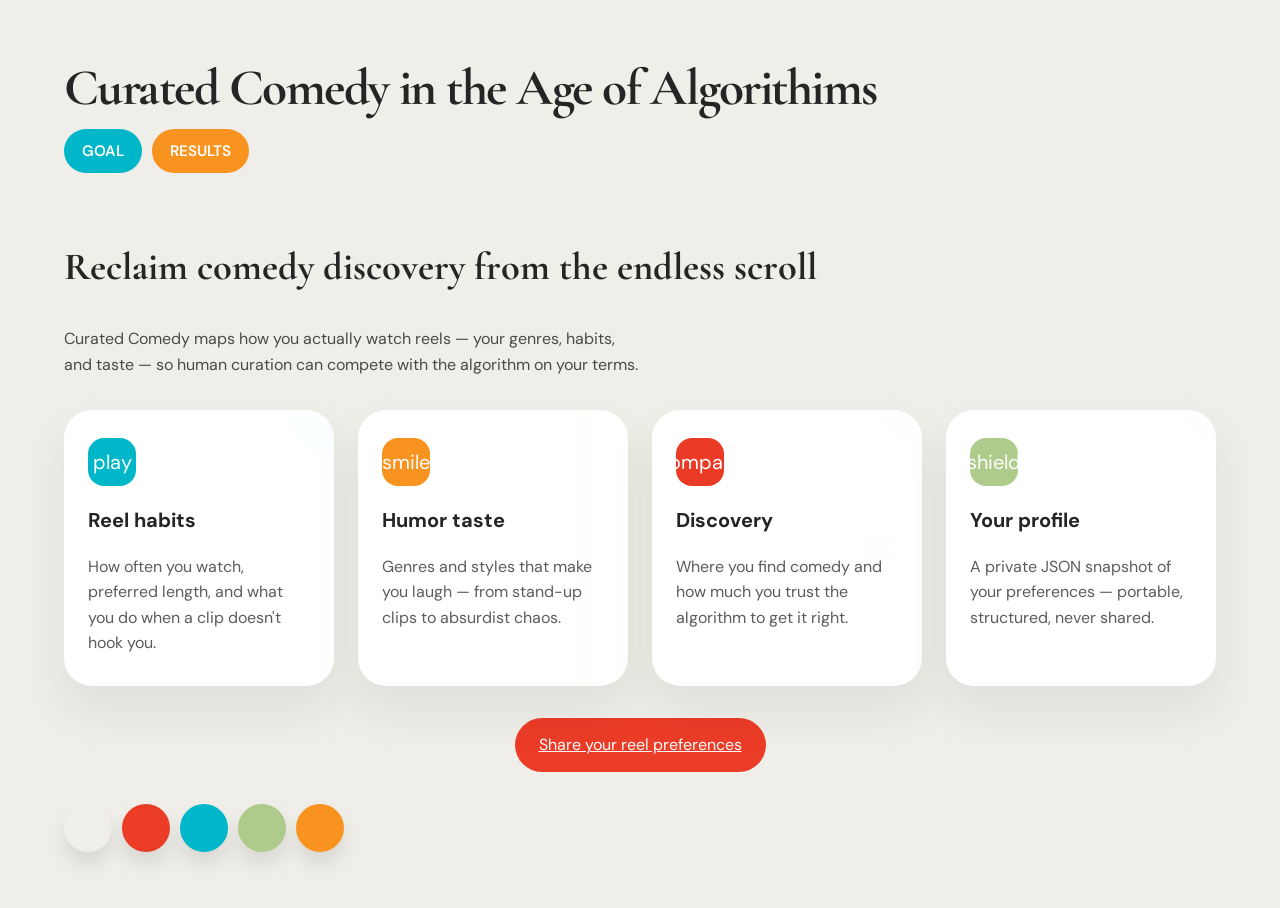
<file: index.html>
<!DOCTYPE html>
<html lang="en">
<head>
  <meta charset="UTF-8" />
  <meta name="viewport" content="width=device-width, initial-scale=1.0" />
  <title>Curated Comedy in the Age of Algorithims</title>
  <link rel="preconnect" href="https://fonts.googleapis.com" />
  <link rel="preconnect" href="https://fonts.gstatic.com" crossorigin />
  <link href="https://fonts.googleapis.com/css2?family=Cormorant+Garamond:ital,wght@0,400;0,600;1,400&family=DM+Sans:ital,opsz,wght@0,9..40,400;0,9..40,500;0,9..40,600;1,9..40,400&display=swap" rel="stylesheet" />
  <link rel="stylesheet" href="css/styles.css" />
</head>
<body>
  <div class="page">
    <header class="site-header site-header--home">
      <h1 class="site-title" id="site-title"></h1>
      <nav class="site-nav" id="site-nav" aria-label="Page sections"></nav>
    </header>

    <main>
      <section class="home-intro" id="home-intro" aria-label="Project goal"></section>
      <section class="home-cards" id="home-cards" aria-label="What you get"></section>
      <section class="home-cta" id="home-cta" aria-label="Get started"></section>
    </main>

    <footer class="site-footer">
      <div class="palette-strip" id="palette-strip" aria-hidden="true"></div>
    </footer>
  </div>

  <script type="application/json" id="site-config-data">
    {
      "title": "Curated Comedy in the Age of Algorithims",
      "tagline": "Tell us how you scroll, laugh, and skip — we'll tune the feed.",
      "navigation": {
        "home": [
          { "label": "GOAL", "href": "#home-intro", "color": "blueAtoll" },
          { "label": "RESULTS", "href": "#home-cards", "color": "brightMarigold" }
        ],
        "form": [
          { "label": "HOME", "href": "index.html", "color": "blueAtoll" },
          { "label": "GENRES", "href": "#genres", "color": "blueAtoll" },
          { "label": "HABITS", "href": "#habits", "color": "cherryTomato" },
          { "label": "DISCOVERY", "href": "#discovery", "color": "brightMarigold" },
          { "label": "MOOD", "href": "#mood", "color": "sapGreen" },
          { "label": "SUBMIT", "href": "#submit", "color": "cherryTomato" }
        ]
      },
      "cta": {
        "label": "Share your reel preferences",
        "href": "form.html",
        "accent": "cherryTomato"
      },
      "home": {
        "intro": {
          "id": "home-intro",
          "label": "The goal",
          "heading": "Reclaim comedy discovery from the endless scroll",
          "subheading": "Curated Comedy maps how you actually watch reels — your genres, habits, and taste — so human curation can compete with the algorithm on your terms."
        },
        "cards": [
          {
            "id": "habits",
            "title": "Reel habits",
            "description": "How often you watch, preferred length, and what you do when a clip doesn't hook you.",
            "accent": "blueAtoll",
            "pattern": "hex",
            "icon": "play"
          },
          {
            "id": "taste",
            "title": "Humor taste",
            "description": "Genres and styles that make you laugh — from stand-up clips to absurdist chaos.",
            "accent": "brightMarigold",
            "pattern": "grid",
            "icon": "smile"
          },
          {
            "id": "discovery",
            "title": "Discovery",
            "description": "Where you find comedy and how much you trust the algorithm to get it right.",
            "accent": "cherryTomato",
            "pattern": "stars",
            "icon": "compass"
          },
          {
            "id": "profile",
            "title": "Your profile",
            "description": "A private JSON snapshot of your preferences — portable, structured, never shared.",
            "accent": "sapGreen",
            "pattern": "waves",
            "icon": "shield"
          }
        ]
      },
      "palette": {
        "cloudDancer": { "name": "Cloud Dancer", "pantone": "11-4201 TCX", "hex": "#F0EEE9" },
        "cherryTomato": { "name": "Cherry Tomato", "pantone": "17-1563 TCX", "hex": "#EB3C27" },
        "blueAtoll": { "name": "Blue Atoll", "pantone": "16-4535 TCX", "hex": "#00B7C9" },
        "sapGreen": { "name": "Sap Green", "pantone": "13-0331 TCX", "hex": "#AFCB8B" },
        "brightMarigold": { "name": "Bright Marigold", "pantone": "15-1164 TCX", "hex": "#F8931F" }
      },
      "layout": { "columns": 4, "style": "editorial-grid" }
    }
  </script>
  <script src="js/home.js" type="module"></script>
</body>
</html>
</file>
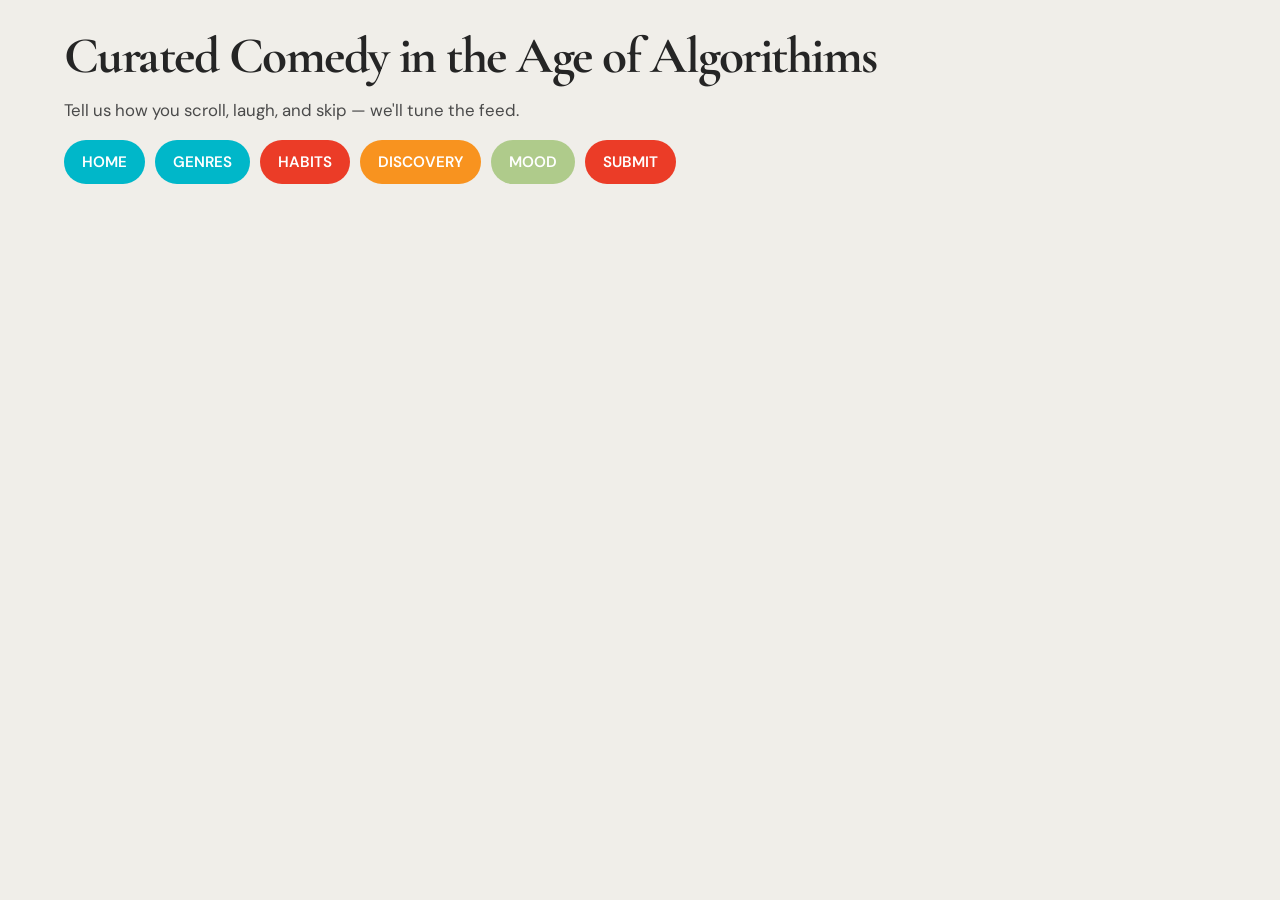
<file: form.html>
<!DOCTYPE html>
<html lang="en">
<head>
  <meta charset="UTF-8" />
  <meta name="viewport" content="width=device-width, initial-scale=1.0" />
  <title>Curated Comedy in the Age of Algorithims — Preferences</title>
  <link rel="preconnect" href="https://fonts.googleapis.com" />
  <link rel="preconnect" href="https://fonts.gstatic.com" crossorigin />
  <link href="https://fonts.googleapis.com/css2?family=Cormorant+Garamond:ital,wght@0,400;0,600;1,400&family=DM+Sans:ital,opsz,wght@0,9..40,400;0,9..40,500;0,9..40,600;1,9..40,400&display=swap" rel="stylesheet" />
  <link rel="stylesheet" href="css/styles.css" />
</head>
<body>
  <div class="page">
    <header class="site-header">
      <h1 class="site-title" id="site-title"></h1>
      <p class="site-tagline" id="site-tagline"></p>
      <nav class="site-nav" id="site-nav" aria-label="Form sections"></nav>
    </header>

    <main>
      <form id="preferences-form" class="form-grid" novalidate></form>

      <section class="output-panel" id="output-panel" hidden>
        <div class="output-header">
          <h2>Your preferences as JSON</h2>
          <button type="button" class="btn-copy" id="copy-json">Copy JSON</button>
        </div>
        <pre class="json-output" id="json-output"></pre>
      </section>
    </main>

    <footer class="site-footer">
      <div class="palette-strip" id="palette-strip" aria-hidden="true"></div>
    </footer>
  </div>

  <script type="application/json" id="site-config-data">
    {
      "title": "Curated Comedy in the Age of Algorithims",
      "tagline": "Tell us how you scroll, laugh, and skip — we'll tune the feed.",
      "navigation": {
        "home": [
          { "label": "GOAL", "href": "#goal", "color": "blueAtoll" },
          { "label": "RESULTS", "href": "#results", "color": "brightMarigold" }
        ],
        "form": [
          { "label": "HOME", "href": "index.html", "color": "blueAtoll" },
          { "label": "GENRES", "href": "#genres", "color": "blueAtoll" },
          { "label": "HABITS", "href": "#habits", "color": "cherryTomato" },
          { "label": "DISCOVERY", "href": "#discovery", "color": "brightMarigold" },
          { "label": "MOOD", "href": "#mood", "color": "sapGreen" },
          { "label": "SUBMIT", "href": "#submit", "color": "cherryTomato" }
        ]
      },
      "palette": {
        "cloudDancer": { "name": "Cloud Dancer", "pantone": "11-4201 TCX", "hex": "#F0EEE9" },
        "cherryTomato": { "name": "Cherry Tomato", "pantone": "17-1563 TCX", "hex": "#EB3C27" },
        "blueAtoll": { "name": "Blue Atoll", "pantone": "16-4535 TCX", "hex": "#00B7C9" },
        "sapGreen": { "name": "Sap Green", "pantone": "13-0331 TCX", "hex": "#AFCB8B" },
        "brightMarigold": { "name": "Bright Marigold", "pantone": "15-1164 TCX", "hex": "#F8931F" }
      }
    }
  </script>
  <script src="js/form.js" type="module"></script>
</body>
</html>
</file>
<file: css/styles.css>
/* Editorial site styling */
:root {
  color-scheme: light;
  font-family: 'DM Sans', system-ui, sans-serif;
  background: #F0EEE9;
  color: #252525;
  line-height: 1.6;
  font-size: 16px;
}
* {
  box-sizing: border-box;
}
html {
  scroll-behavior: smooth;
}
body {
  margin: 0;
  min-height: 100vh;
  background: #F0EEE9;
}
.page {
  max-width: 1200px;
  margin: 0 auto;
  padding: 32px 24px 56px;
}
.site-header {
  display: grid;
  gap: 16px;
  padding-bottom: 32px;
}
.site-header--home {
  padding-top: 32px;
}
.site-title {
  margin: 0;
  font-family: 'Cormorant Garamond', Georgia, serif;
  font-size: clamp(2.5rem, 4vw, 4rem);
  letter-spacing: -0.03em;
  line-height: 0.95;
}
.site-tagline {
  margin: 0;
  max-width: 42rem;
  color: #4a4a4a;
  font-size: 1.05rem;
}
.site-nav {
  display: flex;
  flex-wrap: wrap;
  gap: 10px;
  align-items: center;
}
.site-nav a {
  display: inline-flex;
  align-items: center;
  justify-content: center;
  padding: 10px 18px;
  text-decoration: none;
  font-size: 0.95rem;
  font-weight: 600;
  border-radius: 999px;
  color: white;
  transition: transform 0.18s ease, opacity 0.18s ease;
}
.site-nav a:hover,
.site-nav a:focus-visible {
  opacity: 0.88;
  transform: translateY(-1px);
}
.home-intro,
.home-cards,
.home-cta,
.output-panel {
  margin-top: 32px;
}
.home-intro {
  display: grid;
  gap: 16px;
}
.home-intro h2,
.output-header h2 {
  margin: 0 0 12px;
  font-family: 'Cormorant Garamond', Georgia, serif;
  font-size: clamp(2rem, 3vw, 2.5rem);
}
.home-intro p,
.home-intro .section-copy {
  margin: 0;
  max-width: 36rem;
  color: #4a4a4a;
}
.home-cards {
  display: grid;
  gap: 24px;
  grid-template-columns: repeat(auto-fit, minmax(240px, 1fr));
}
.card {
  position: relative;
  overflow: hidden;
  border-radius: 28px;
  padding: 28px 24px 30px;
  min-height: 220px;
  background: #fff;
  box-shadow: 0 24px 48px rgba(37, 37, 37, 0.08);
  display: flex;
  flex-direction: column;
  gap: 18px;
}
.card::before {
  content: '';
  position: absolute;
  inset: 0;
  opacity: 0.06;
  background-repeat: no-repeat;
  background-position: top right;
  background-size: 90px;
}
.card.card--hex::before {
  background-image: radial-gradient(circle at top right, rgba(0, 183, 201, 0.25) 15%, transparent 16%);
}
.card.card--grid::before {
  background-image: linear-gradient(90deg, transparent 40%, rgba(248, 147, 31, 0.16) 40%, rgba(248, 147, 31, 0.16) 60%, transparent 60%);
}
.card.card--stars::before {
  background-image: radial-gradient(circle at top right, rgba(235, 60, 39, 0.18) 12%, transparent 13%), radial-gradient(circle at center, rgba(235, 60, 39, 0.16) 10%, transparent 11%);
}
.card.card--waves::before {
  background-image: radial-gradient(circle at top right, rgba(175, 203, 139, 0.18) 12%, transparent 13%);
}
.card__accent {
  display: inline-flex;
  justify-content: center;
  align-items: center;
  width: 48px;
  height: 48px;
  border-radius: 16px;
  color: white;
  font-size: 1.25rem;
}
.card__title {
  margin: 0;
  font-size: 1.25rem;
}
.card__description {
  margin: 0;
  color: #5c5c5c;
  flex: 1;
}
.btn {
  border: none;
  cursor: pointer;
  font: inherit;
  border-radius: 999px;
  padding: 14px 24px;
  color: white;
  background: #eb3c27;
  transition: transform 0.18s ease, opacity 0.18s ease;
}
.btn:hover,
.btn:focus-visible {
  transform: translateY(-1px);
  opacity: 0.95;
}
.home-cta {
  display: flex;
  justify-content: center;
}
.output-panel {
  background: #ffffff;
  border-radius: 26px;
  padding: 24px;
  box-shadow: 0 24px 48px rgba(0, 0, 0, 0.06);
}
.output-header {
  display: flex;
  flex-wrap: wrap;
  justify-content: space-between;
  gap: 16px;
  margin-bottom: 18px;
}
.btn-copy {
  border: 1px solid #ddd;
  background: white;
  color: #252525;
}
.json-output {
  margin: 0;
  padding: 18px;
  background: #f7f7f7;
  border-radius: 18px;
  overflow-x: auto;
  font-family: ui-monospace, SFMono-Regular, Consolas, Liberation Mono, Menlo, monospace;
  font-size: 0.95rem;
  color: #1a1a1a;
}
.form-grid {
  display: grid;
  gap: 24px;
  margin-top: 24px;
}
.form-section {
  display: grid;
  gap: 18px;
  padding: 28px;
  border-radius: 28px;
  background: rgba(255, 255, 255, 0.92);
  border: 1px solid rgba(37, 37, 37, 0.06);
}
.section-headline {
  margin: 0;
  font-size: 1.65rem;
  font-family: 'Cormorant Garamond', Georgia, serif;
}
.section-copy {
  margin: 0;
  color: #4a4a4a;
}
.field-group {
  display: grid;
  gap: 12px;
}
.field-group label {
  display: block;
  font-size: 0.95rem;
  font-weight: 600;
  color: #2a2a2a;
}
.field-group input[type='text'],
.field-group input[type='email'],
.field-group select,
.field-group textarea,
.field-group .field-row {
  width: 100%;
}
.field-row {
  display: grid;
  gap: 12px;
}
.field-row--multi {
  grid-template-columns: repeat(auto-fit, minmax(150px, 1fr));
}
.field-row input[type='checkbox'],
.field-row input[type='radio'] {
  margin-right: 10px;
}
.field-note {
  color: #6f6f6f;
  font-size: 0.95rem;
}
.palette-strip {
  margin-top: 32px;
  display: flex;
  gap: 10px;
  flex-wrap: wrap;
}
.palette-dot {
  width: 48px;
  height: 48px;
  border-radius: 50%;
  box-shadow: 0 12px 20px rgba(0, 0, 0, 0.1);
}
@media (max-width: 700px) {
  .site-header,
  .output-header {
    gap: 12px;
  }
  .card {
    min-height: 190px;
  }
}
</file>
